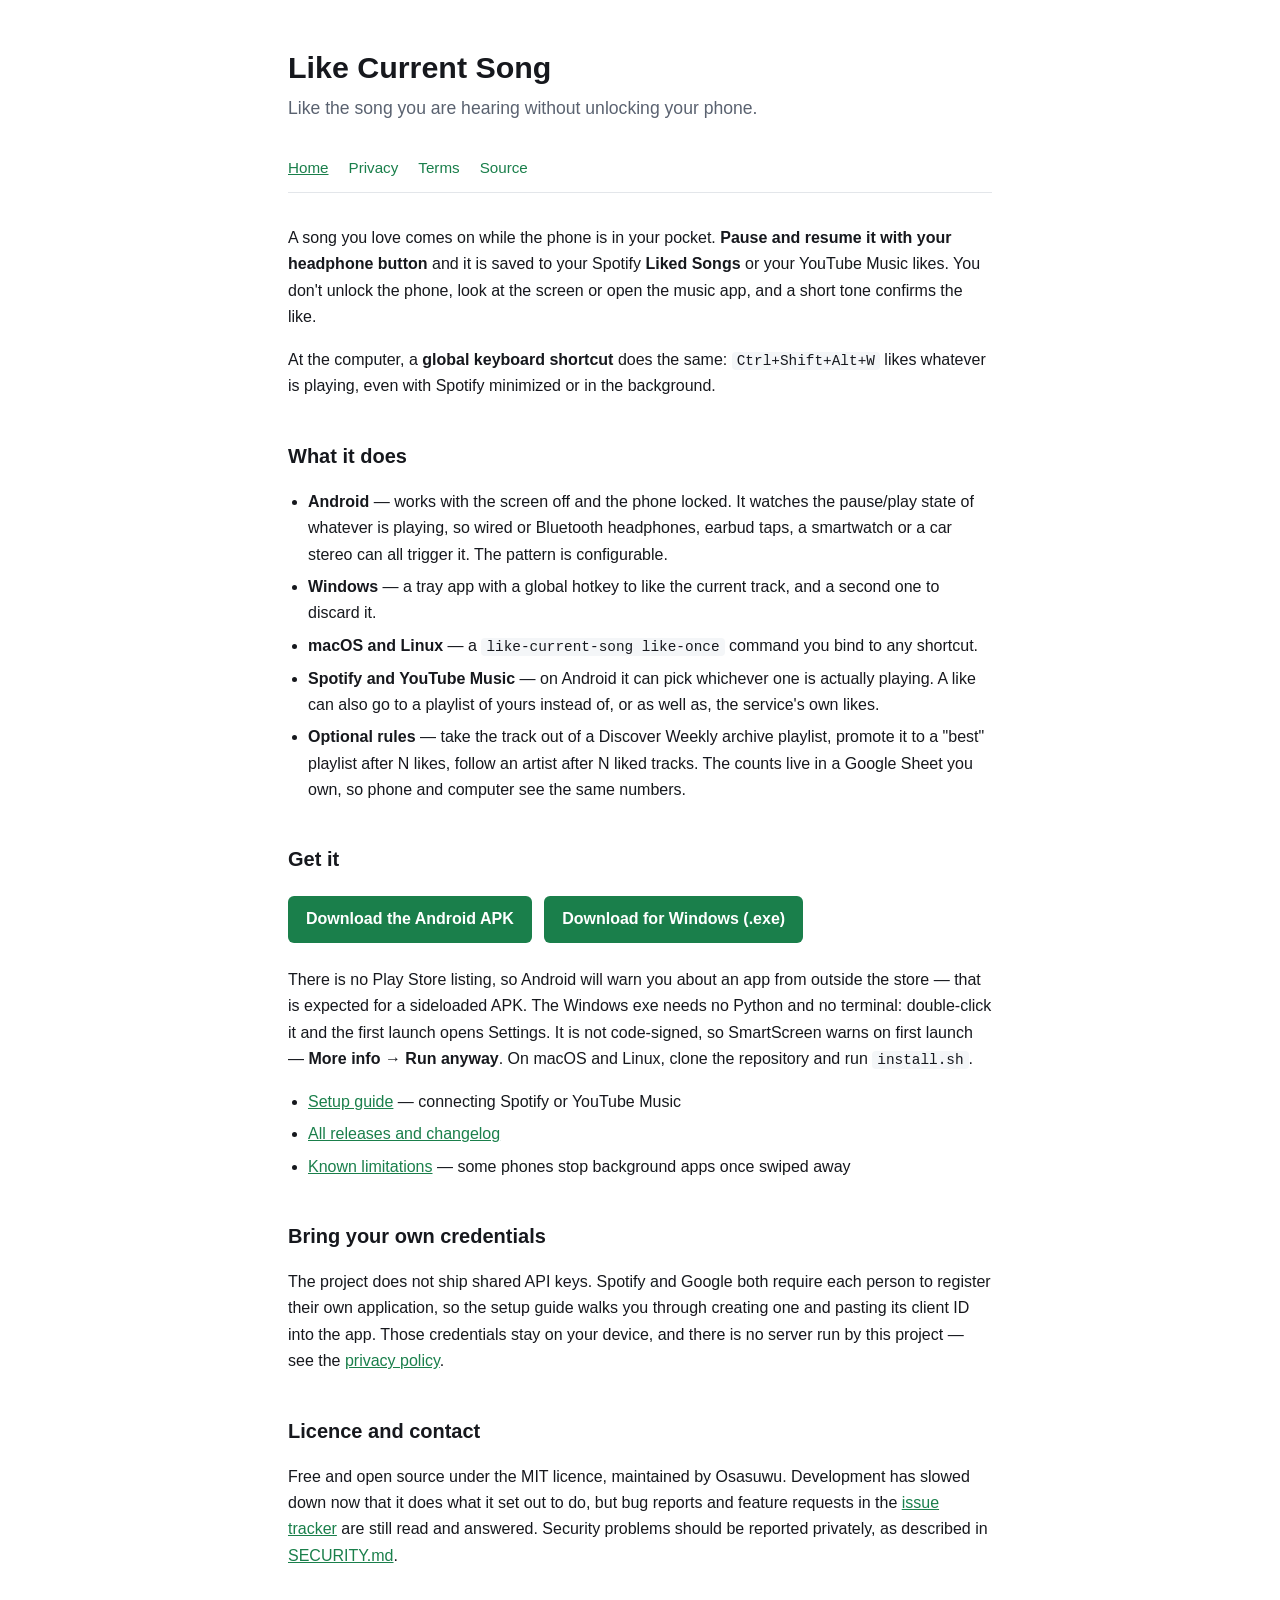
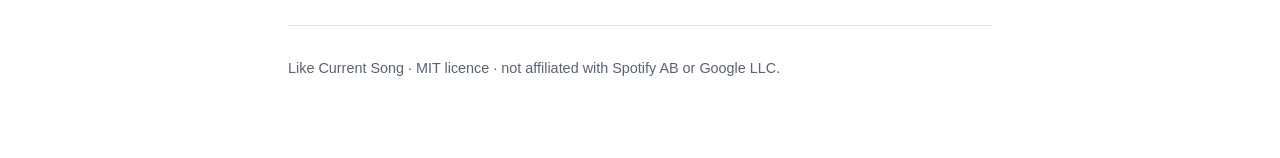
<file: docs/index.html>
<!DOCTYPE html>
<html lang="en">
<head>
<meta charset="utf-8">
<meta name="viewport" content="width=device-width, initial-scale=1">
<title>Like Current Song — like a Spotify or YouTube Music song with your headphone button</title>
<meta name="description" content="Free, open-source Android app and Windows hotkey that save the song you are hearing to Spotify Liked Songs or YouTube Music likes — with the screen off, from your headphone button, without unlocking the phone.">
<link rel="canonical" href="https://osasuwu.github.io/like-current-song/">
<meta name="google-site-verification" content="_W2qUlxa_jtVrQP2ywvqL5tz4YKw4a-3hI--8A-hXZA">
<link rel="icon" href="logo.svg" type="image/svg+xml">
<meta property="og:type" content="website">
<meta property="og:site_name" content="Like Current Song">
<meta property="og:title" content="Like Current Song — like the song you're hearing without unlocking your phone">
<meta property="og:description" content="Pause and resume with your headphone button and the track lands in Spotify Liked Songs or your YouTube Music likes. Android app + Windows global hotkey, free and open source.">
<meta property="og:url" content="https://osasuwu.github.io/like-current-song/">
<meta property="og:image" content="https://opengraph.githubassets.com/1/Osasuwu/like-current-song">
<meta name="twitter:card" content="summary_large_image">
<link rel="stylesheet" href="style.css">
<script type="application/ld+json">
{
  "@context": "https://schema.org",
  "@type": "SoftwareApplication",
  "name": "Like Current Song",
  "applicationCategory": "MultimediaApplication",
  "operatingSystem": "Android, Windows, macOS, Linux",
  "description": "Save the song you are hearing to Spotify Liked Songs or YouTube Music likes from a headphone-button pattern or a global keyboard shortcut.",
  "url": "https://osasuwu.github.io/like-current-song/",
  "downloadUrl": "https://github.com/Osasuwu/like-current-song/releases/latest",
  "codeRepository": "https://github.com/Osasuwu/like-current-song",
  "license": "https://opensource.org/licenses/MIT",
  "offers": { "@type": "Offer", "price": "0", "priceCurrency": "USD" }
}
</script>
</head>
<body>

<header>
  <h1>Like Current Song</h1>
  <p class="tagline">Like the song you are hearing without unlocking your phone.</p>
</header>

<nav>
  <a href="index.html" aria-current="page">Home</a>
  <a href="privacy.html">Privacy</a>
  <a href="terms.html">Terms</a>
  <a href="https://github.com/Osasuwu/like-current-song">Source</a>
</nav>

<main>

<p>
  A song you love comes on while the phone is in your pocket. <strong>Pause and resume
  it with your headphone button</strong> and it is saved to your Spotify
  <strong>Liked Songs</strong> or your YouTube Music likes. You don't unlock the
  phone, look at the screen or open the music app, and a short tone confirms the like.
</p>

<p>
  At the computer, a <strong>global keyboard shortcut</strong> does the same:
  <code>Ctrl+Shift+Alt+W</code> likes whatever is playing, even with Spotify minimized
  or in the background.
</p>

<h2>What it does</h2>

<ul>
  <li><strong>Android</strong> — works with the screen off and the phone locked. It
      watches the pause/play state of whatever is playing, so wired or Bluetooth
      headphones, earbud taps, a smartwatch or a car stereo can all trigger it. The
      pattern is configurable.</li>
  <li><strong>Windows</strong> — a tray app with a global hotkey to like the current
      track, and a second one to discard it.</li>
  <li><strong>macOS and Linux</strong> — a <code>like-current-song like-once</code>
      command you bind to any shortcut.</li>
  <li><strong>Spotify and YouTube Music</strong> — on Android it can pick whichever
      one is actually playing. A like can also go to a playlist of yours instead of,
      or as well as, the service's own likes.</li>
  <li><strong>Optional rules</strong> — take the track out of a Discover Weekly
      archive playlist, promote it to a "best" playlist after N likes, follow an
      artist after N liked tracks. The counts live in a Google Sheet you own, so
      phone and computer see the same numbers.</li>
</ul>

<h2>Get it</h2>

<p>
  <a class="download" href="https://github.com/Osasuwu/like-current-song/releases/latest/download/app-release.apk">Download the Android APK</a>
  <a class="download" href="https://github.com/Osasuwu/like-current-song/releases/latest/download/LikeCurrentSong.exe">Download for Windows (.exe)</a>
</p>

<p>
  There is no Play Store listing, so Android will warn you about an app from outside
  the store — that is expected for a sideloaded APK. The Windows exe needs no Python
  and no terminal: double-click it and the first launch opens Settings. It is not
  code-signed, so SmartScreen warns on first launch — <strong>More info</strong> →
  <strong>Run anyway</strong>. On macOS and Linux, clone the repository and run
  <code>install.sh</code>.
</p>

<ul>
  <li><a href="https://github.com/Osasuwu/like-current-song#quick-start">Setup guide</a> — connecting Spotify or YouTube Music</li>
  <li><a href="https://github.com/Osasuwu/like-current-song/releases">All releases and changelog</a></li>
  <li><a href="https://github.com/Osasuwu/like-current-song#known-limitations-android">Known limitations</a> — some phones stop background apps once swiped away</li>
</ul>

<h2>Bring your own credentials</h2>

<p>
  The project does not ship shared API keys. Spotify and Google both require each
  person to register their own application, so the setup guide walks you through
  creating one and pasting its client ID into the app. Those credentials stay on your
  device, and there is no server run by this project — see the
  <a href="privacy.html">privacy policy</a>.
</p>

<h2>Licence and contact</h2>

<p>
  Free and open source under the MIT licence, maintained by Osasuwu. Development has
  slowed down now that it does what it set out to do, but bug reports and feature
  requests in the <a href="https://github.com/Osasuwu/like-current-song/issues">issue
  tracker</a> are still read and answered. Security problems should be reported
  privately, as described in
  <a href="https://github.com/Osasuwu/like-current-song/blob/main/SECURITY.md">SECURITY.md</a>.
</p>

</main>

<footer>
  <p>Like Current Song · MIT licence · not affiliated with Spotify AB or Google LLC.</p>
</footer>

</body>
</html>
</file>
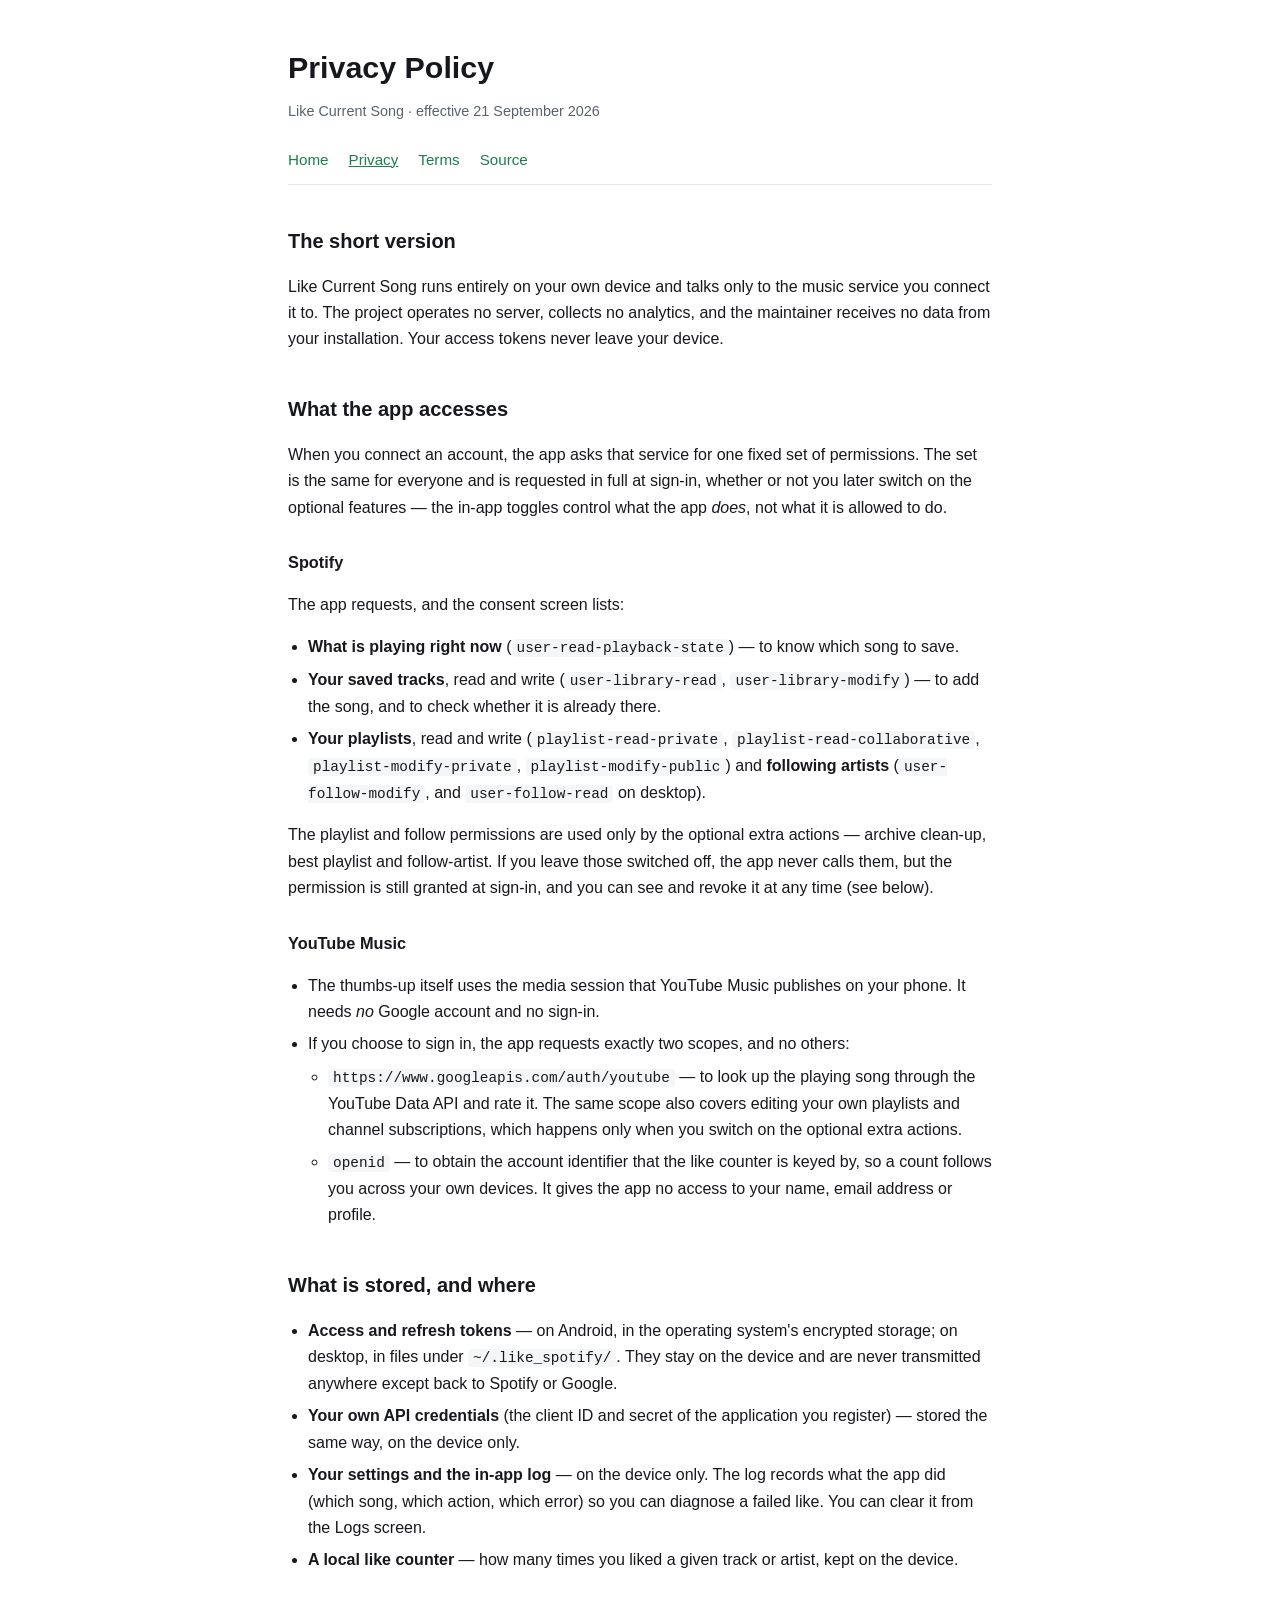
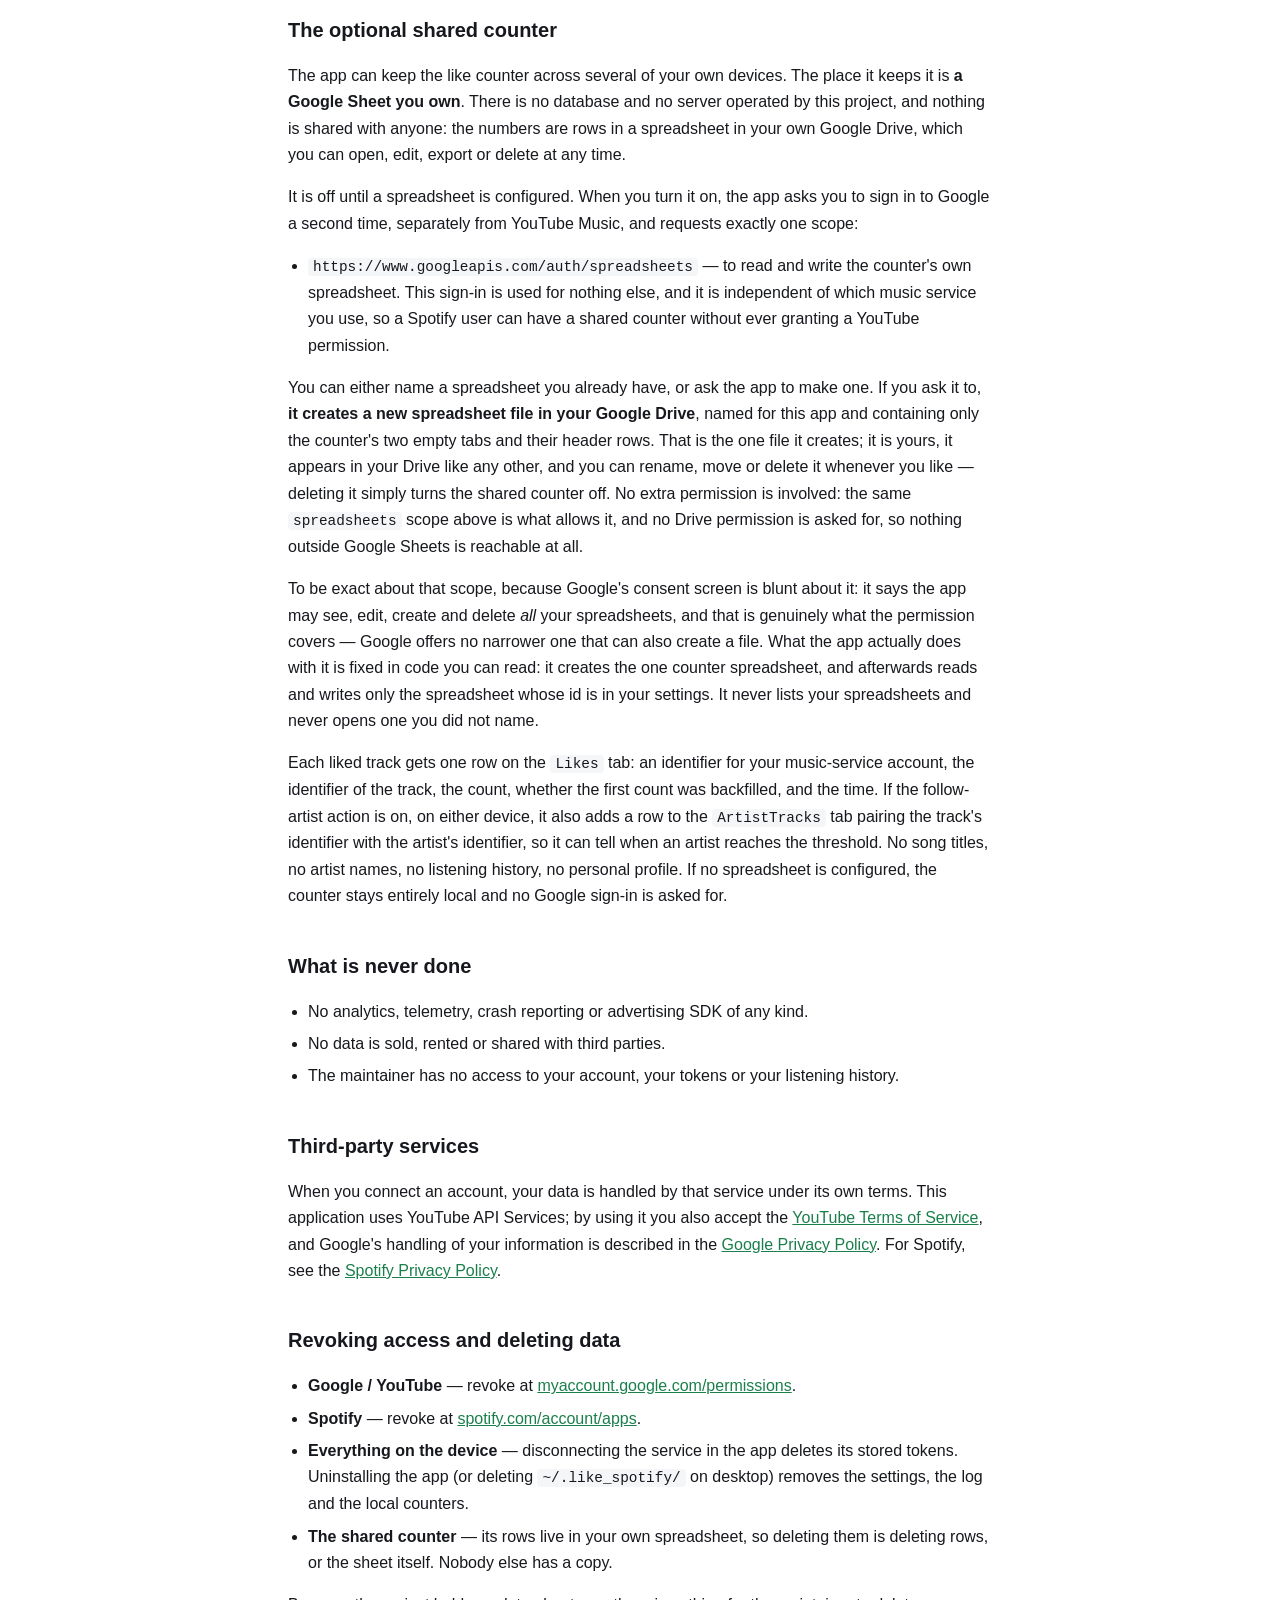
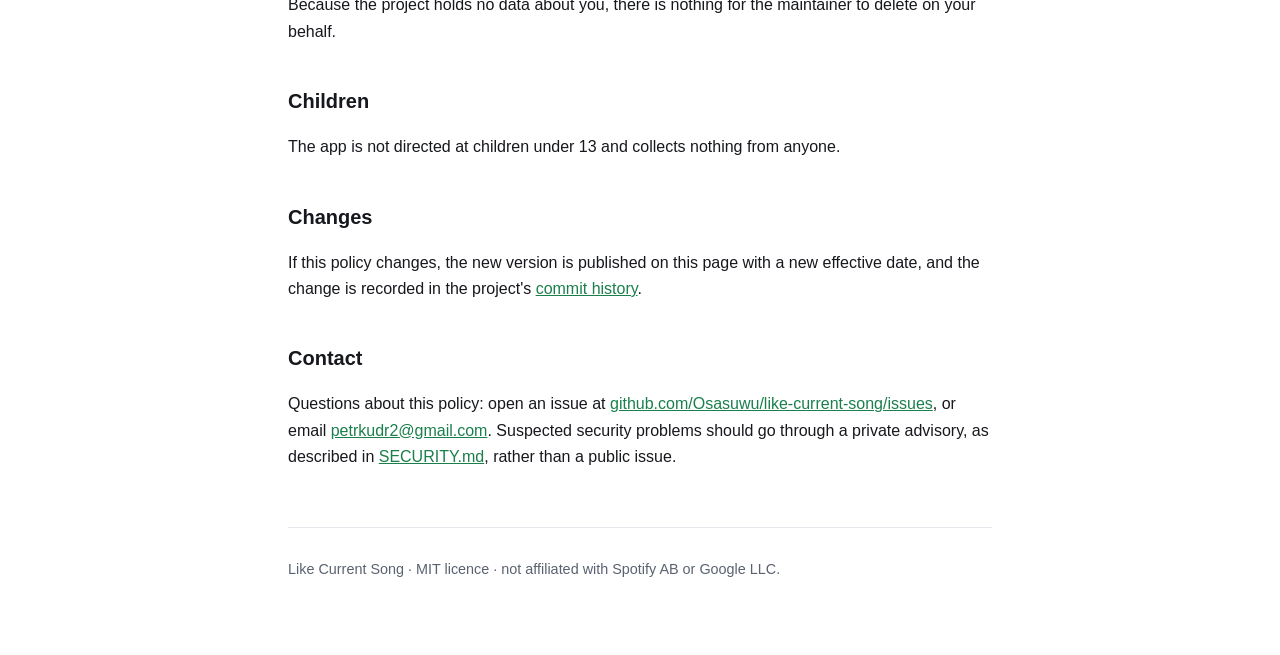
<file: docs/privacy.html>
<!DOCTYPE html>
<html lang="en">
<head>
<meta charset="utf-8">
<meta name="viewport" content="width=device-width, initial-scale=1">
<title>Privacy Policy — Like Current Song</title>
<meta name="description" content="What Like Current Song accesses, where it is stored, and how to revoke it.">
<link rel="canonical" href="https://osasuwu.github.io/like-current-song/privacy.html">
<link rel="icon" href="logo.svg" type="image/svg+xml">
<link rel="stylesheet" href="style.css">
</head>
<body>

<header>
  <h1>Privacy Policy</h1>
  <p class="meta">Like Current Song · effective 21 September 2026</p>
</header>

<nav>
  <a href="index.html">Home</a>
  <a href="privacy.html" aria-current="page">Privacy</a>
  <a href="terms.html">Terms</a>
  <a href="https://github.com/Osasuwu/like-current-song">Source</a>
</nav>

<main>

<h2>The short version</h2>

<p>
  Like Current Song runs entirely on your own device and talks only to the music
  service you connect it to. The project operates no server, collects no analytics, and
  the maintainer receives no data from your installation. Your access tokens never leave
  your device.
</p>

<h2>What the app accesses</h2>

<p>
  When you connect an account, the app asks that service for one fixed set of
  permissions. The set is the same for everyone and is requested in full at sign-in,
  whether or not you later switch on the optional features — the in-app toggles control
  what the app <em>does</em>, not what it is allowed to do.
</p>

<h3>Spotify</h3>

<p>The app requests, and the consent screen lists:</p>

<ul>
  <li><strong>What is playing right now</strong>
      (<code>user-read-playback-state</code>) — to know which song to save.</li>
  <li><strong>Your saved tracks</strong>, read and write
      (<code>user-library-read</code>, <code>user-library-modify</code>) — to add the
      song, and to check whether it is already there.</li>
  <li><strong>Your playlists</strong>, read and write
      (<code>playlist-read-private</code>, <code>playlist-read-collaborative</code>,
      <code>playlist-modify-private</code>, <code>playlist-modify-public</code>) and
      <strong>following artists</strong> (<code>user-follow-modify</code>, and
      <code>user-follow-read</code> on desktop).</li>
</ul>

<p>
  The playlist and follow permissions are used only by the optional extra actions —
  archive clean-up, best playlist and follow-artist. If you leave those switched off,
  the app never calls them, but the permission is still granted at sign-in, and you can
  see and revoke it at any time (see below).
</p>

<h3>YouTube Music</h3>
<ul>
  <li>The thumbs-up itself uses the media session that YouTube Music publishes on your
      phone. It needs <em>no</em> Google account and no sign-in.</li>
  <li>If you choose to sign in, the app requests exactly two scopes, and no others:
      <ul>
        <li><code>https://www.googleapis.com/auth/youtube</code> — to look up the playing
            song through the YouTube Data API and rate it. The same scope also covers
            editing your own playlists and channel subscriptions, which happens only when
            you switch on the optional extra actions.</li>
        <li><code>openid</code> — to obtain the account identifier that the like counter
            is keyed by, so a count follows you across your own devices. It gives the app
            no access to your name, email address or profile.</li>
      </ul></li>
</ul>

<h2>What is stored, and where</h2>

<ul>
  <li><strong>Access and refresh tokens</strong> — on Android, in the operating system's
      encrypted storage; on desktop, in files under <code>~/.like_spotify/</code>. They
      stay on the device and are never transmitted anywhere except back to Spotify or
      Google.</li>
  <li><strong>Your own API credentials</strong> (the client ID and secret of the
      application you register) — stored the same way, on the device only.</li>
  <li><strong>Your settings and the in-app log</strong> — on the device only. The log
      records what the app did (which song, which action, which error) so you can
      diagnose a failed like. You can clear it from the Logs screen.</li>
  <li><strong>A local like counter</strong> — how many times you liked a given track or
      artist, kept on the device.</li>
</ul>

<h2>The optional shared counter</h2>

<p>
  The app can keep the like counter across several of your own devices. The place it
  keeps it is <strong>a Google Sheet you own</strong>. There is no database and no
  server operated by this project, and nothing is shared with anyone: the numbers are
  rows in a spreadsheet in your own Google Drive, which you can open, edit, export or
  delete at any time.
</p>

<p>
  It is off until a spreadsheet is configured. When you turn it on, the app asks you to
  sign in to Google a second time, separately from YouTube Music, and requests exactly
  one scope:
</p>

<ul>
  <li><code>https://www.googleapis.com/auth/spreadsheets</code> — to read and write the
      counter's own spreadsheet. This sign-in is used for nothing else, and it is
      independent of which music service you use, so a Spotify user can have a shared
      counter without ever granting a YouTube permission.</li>
</ul>

<p>
  You can either name a spreadsheet you already have, or ask the app to make one. If you
  ask it to, <strong>it creates a new spreadsheet file in your Google Drive</strong>,
  named for this app and containing only the counter's two empty tabs and their header
  rows. That is the one file it creates; it is yours, it appears in your Drive like any
  other, and you can rename, move or delete it whenever you like — deleting it simply
  turns the shared counter off. No extra permission is involved: the same
  <code>spreadsheets</code> scope above is what allows it, and no Drive permission is
  asked for, so nothing outside Google Sheets is reachable at all.
</p>

<p>
  To be exact about that scope, because Google's consent screen is blunt about it: it
  says the app may see, edit, create and delete <em>all</em> your spreadsheets, and that
  is genuinely what the permission covers — Google offers no narrower one that can also
  create a file. What the app actually does with it is fixed in code you can read: it
  creates the one counter spreadsheet, and afterwards reads and writes only the
  spreadsheet whose id is in your settings. It never lists your spreadsheets and never
  opens one you did not name.
</p>

<p>
  Each liked track gets one row on the <code>Likes</code> tab: an identifier for your
  music-service account, the identifier of the track, the count, whether the first count
  was backfilled, and the time. If the follow-artist action is on, on either device, it also adds
  a row to the <code>ArtistTracks</code> tab pairing the track's identifier with the
  artist's identifier, so it can tell when an artist reaches the threshold. No song
  titles, no artist names, no listening history, no personal profile. If no spreadsheet
  is configured, the counter stays entirely local and no Google sign-in is asked for.
</p>

<h2>What is never done</h2>

<ul>
  <li>No analytics, telemetry, crash reporting or advertising SDK of any kind.</li>
  <li>No data is sold, rented or shared with third parties.</li>
  <li>The maintainer has no access to your account, your tokens or your listening
      history.</li>
</ul>

<h2>Third-party services</h2>

<p>
  When you connect an account, your data is handled by that service under its own terms.
  This application uses YouTube API Services; by using it you also accept the
  <a href="https://www.youtube.com/t/terms">YouTube Terms of Service</a>, and Google's
  handling of your information is described in the
  <a href="https://policies.google.com/privacy">Google Privacy Policy</a>. For Spotify,
  see the <a href="https://www.spotify.com/legal/privacy-policy/">Spotify Privacy
  Policy</a>.
</p>

<h2>Revoking access and deleting data</h2>

<ul>
  <li><strong>Google / YouTube</strong> — revoke at
      <a href="https://myaccount.google.com/permissions">myaccount.google.com/permissions</a>.</li>
  <li><strong>Spotify</strong> — revoke at
      <a href="https://www.spotify.com/account/apps/">spotify.com/account/apps</a>.</li>
  <li><strong>Everything on the device</strong> — disconnecting the service in the app
      deletes its stored tokens. Uninstalling the app (or deleting
      <code>~/.like_spotify/</code> on desktop) removes the settings, the log and the
      local counters.</li>
  <li><strong>The shared counter</strong> — its rows live in your own spreadsheet, so
      deleting them is deleting rows, or the sheet itself. Nobody else has a copy.</li>
</ul>

<p>
  Because the project holds no data about you, there is nothing for the maintainer to
  delete on your behalf.
</p>

<h2>Children</h2>

<p>
  The app is not directed at children under 13 and collects nothing from anyone.
</p>

<h2>Changes</h2>

<p>
  If this policy changes, the new version is published on this page with a new effective
  date, and the change is recorded in the project's
  <a href="https://github.com/Osasuwu/like-current-song/commits/main/docs/privacy.html">commit
  history</a>.
</p>

<h2>Contact</h2>

<p>
  Questions about this policy: open an issue at
  <a href="https://github.com/Osasuwu/like-current-song/issues">github.com/Osasuwu/like-current-song/issues</a>,
  or email <a href="mailto:petrkudr2@gmail.com">petrkudr2@gmail.com</a>. Suspected
  security problems should go through a private advisory, as described in
  <a href="https://github.com/Osasuwu/like-current-song/blob/main/SECURITY.md">SECURITY.md</a>,
  rather than a public issue.
</p>

</main>

<footer>
  <p>Like Current Song · MIT licence · not affiliated with Spotify AB or Google LLC.</p>
</footer>

</body>
</html>
</file>
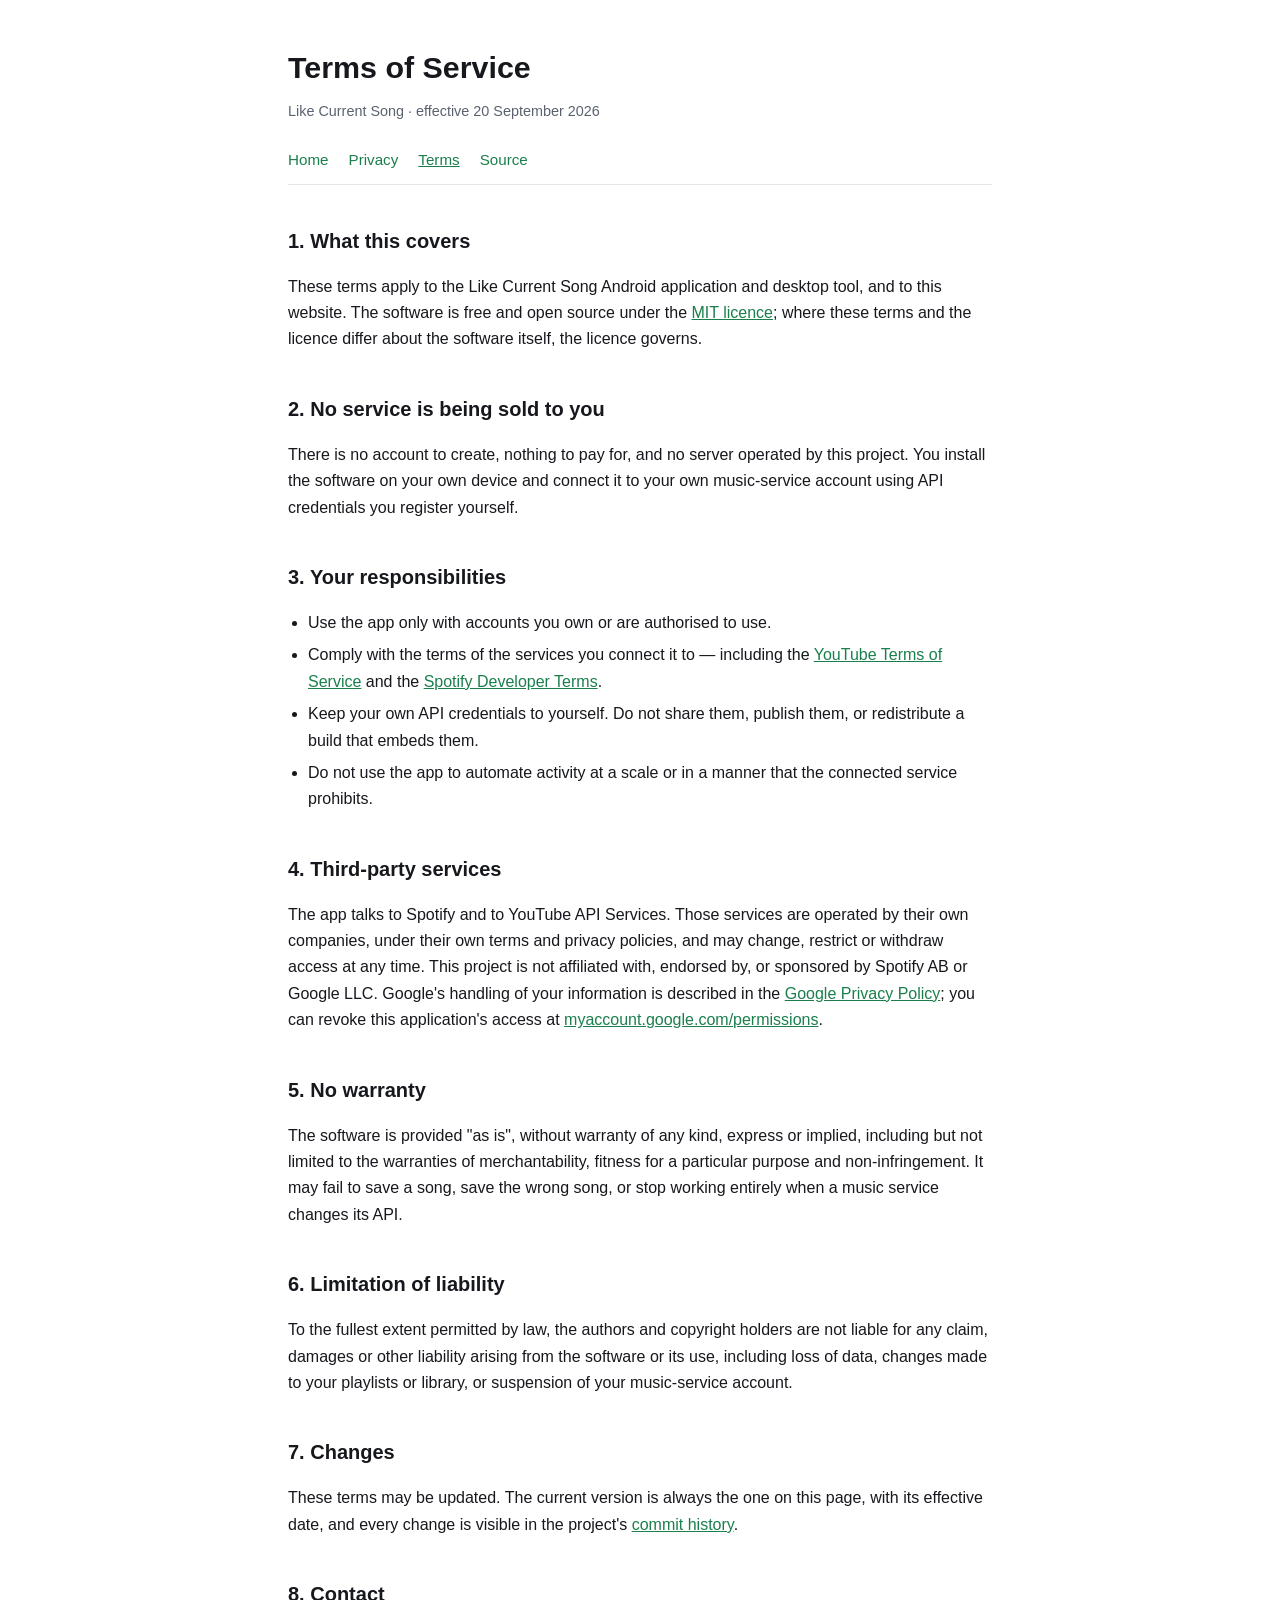
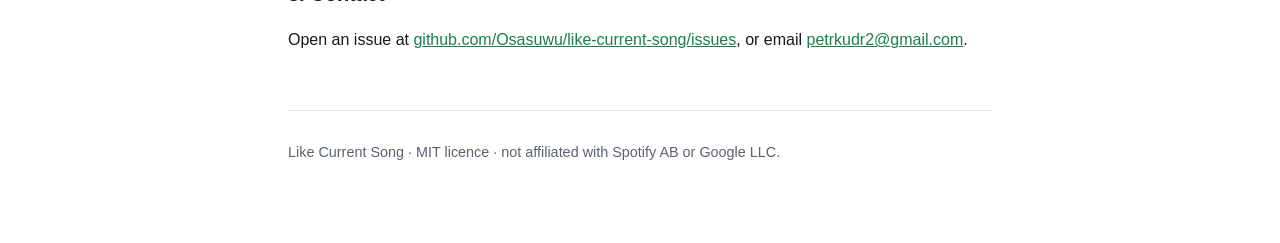
<file: docs/terms.html>
<!DOCTYPE html>
<html lang="en">
<head>
<meta charset="utf-8">
<meta name="viewport" content="width=device-width, initial-scale=1">
<title>Terms of Service — Like Current Song</title>
<meta name="description" content="Terms for using Like Current Song, an MIT-licensed open-source application.">
<link rel="canonical" href="https://osasuwu.github.io/like-current-song/terms.html">
<link rel="icon" href="logo.svg" type="image/svg+xml">
<link rel="stylesheet" href="style.css">
</head>
<body>

<header>
  <h1>Terms of Service</h1>
  <p class="meta">Like Current Song · effective 20 September 2026</p>
</header>

<nav>
  <a href="index.html">Home</a>
  <a href="privacy.html">Privacy</a>
  <a href="terms.html" aria-current="page">Terms</a>
  <a href="https://github.com/Osasuwu/like-current-song">Source</a>
</nav>

<main>

<h2>1. What this covers</h2>

<p>
  These terms apply to the Like Current Song Android application and desktop tool, and
  to this website. The software is free and open source under the
  <a href="https://github.com/Osasuwu/like-current-song/blob/main/LICENSE">MIT
  licence</a>; where these terms and the licence differ about the software itself, the
  licence governs.
</p>

<h2>2. No service is being sold to you</h2>

<p>
  There is no account to create, nothing to pay for, and no server operated by this
  project. You install the software on your own device and connect it to your own
  music-service account using API credentials you register yourself.
</p>

<h2>3. Your responsibilities</h2>

<ul>
  <li>Use the app only with accounts you own or are authorised to use.</li>
  <li>Comply with the terms of the services you connect it to — including the
      <a href="https://www.youtube.com/t/terms">YouTube Terms of Service</a> and the
      <a href="https://developer.spotify.com/terms">Spotify Developer Terms</a>.</li>
  <li>Keep your own API credentials to yourself. Do not share them, publish them, or
      redistribute a build that embeds them.</li>
  <li>Do not use the app to automate activity at a scale or in a manner that the
      connected service prohibits.</li>
</ul>

<h2>4. Third-party services</h2>

<p>
  The app talks to Spotify and to YouTube API Services. Those services are operated by
  their own companies, under their own terms and privacy policies, and may change,
  restrict or withdraw access at any time. This project is not affiliated with,
  endorsed by, or sponsored by Spotify AB or Google LLC. Google's handling of your
  information is described in the
  <a href="https://policies.google.com/privacy">Google Privacy Policy</a>; you can
  revoke this application's access at
  <a href="https://myaccount.google.com/permissions">myaccount.google.com/permissions</a>.
</p>

<h2>5. No warranty</h2>

<p>
  The software is provided "as is", without warranty of any kind, express or implied,
  including but not limited to the warranties of merchantability, fitness for a
  particular purpose and non-infringement. It may fail to save a song, save the wrong
  song, or stop working entirely when a music service changes its API.
</p>

<h2>6. Limitation of liability</h2>

<p>
  To the fullest extent permitted by law, the authors and copyright holders are not
  liable for any claim, damages or other liability arising from the software or its use,
  including loss of data, changes made to your playlists or library, or suspension of
  your music-service account.
</p>

<h2>7. Changes</h2>

<p>
  These terms may be updated. The current version is always the one on this page, with
  its effective date, and every change is visible in the project's
  <a href="https://github.com/Osasuwu/like-current-song/commits/main/docs/terms.html">commit
  history</a>.
</p>

<h2>8. Contact</h2>

<p>
  Open an issue at
  <a href="https://github.com/Osasuwu/like-current-song/issues">github.com/Osasuwu/like-current-song/issues</a>,
  or email <a href="mailto:petrkudr2@gmail.com">petrkudr2@gmail.com</a>.
</p>

</main>

<footer>
  <p>Like Current Song · MIT licence · not affiliated with Spotify AB or Google LLC.</p>
</footer>

</body>
</html>
</file>
<file: docs/style.css>
:root {
  --bg: #ffffff;
  --fg: #16181d;
  --muted: #5a6270;
  --rule: #e3e6ea;
  --accent: #1a7f4b;
  --code-bg: #f4f6f8;
}

@media (prefers-color-scheme: dark) {
  :root {
    --bg: #14161a;
    --fg: #e8eaed;
    --muted: #a0a7b4;
    --rule: #2a2e35;
    --accent: #4ac585;
    --code-bg: #1d2026;
  }
}

* { box-sizing: border-box; }

body {
  margin: 0;
  padding: 0 16px 64px;
  background: var(--bg);
  color: var(--fg);
  font: 16px/1.65 -apple-system, BlinkMacSystemFont, "Segoe UI", Roboto, Helvetica, Arial, sans-serif;
}

main, header, nav, footer { max-width: 44rem; margin: 0 auto; }

header { padding: 48px 0 8px; }

nav {
  border-bottom: 1px solid var(--rule);
  padding-bottom: 12px;
  margin-bottom: 32px;
  font-size: 0.95rem;
}

nav {
  display: flex;
  flex-wrap: wrap;
  gap: 4px 20px;
}

nav a { text-decoration: none; }
nav a:hover, nav a[aria-current="page"] { text-decoration: underline; }

.download {
  display: inline-block;
  margin: 4px 8px 8px 0;
  padding: 10px 18px;
  border-radius: 6px;
  background: var(--accent);
  color: var(--bg);
  font-weight: 600;
  text-decoration: none;
}
.download:hover { filter: brightness(1.1); }

h1 { font-size: 1.9rem; line-height: 1.25; margin: 0 0 8px; }
h2 { font-size: 1.25rem; margin: 40px 0 8px; }
h3 { font-size: 1.02rem; margin: 28px 0 4px; }

.tagline { color: var(--muted); font-size: 1.1rem; margin: 0 0 24px; }

a { color: var(--accent); }

code {
  background: var(--code-bg);
  border-radius: 4px;
  padding: 1px 5px;
  font-family: ui-monospace, SFMono-Regular, Menlo, Consolas, monospace;
  font-size: 0.9em;
}

ul { padding-left: 1.25rem; }
li { margin: 6px 0; }

.meta { color: var(--muted); font-size: 0.9rem; }

footer {
  border-top: 1px solid var(--rule);
  margin-top: 56px;
  padding-top: 16px;
  color: var(--muted);
  font-size: 0.9rem;
}
</file>
